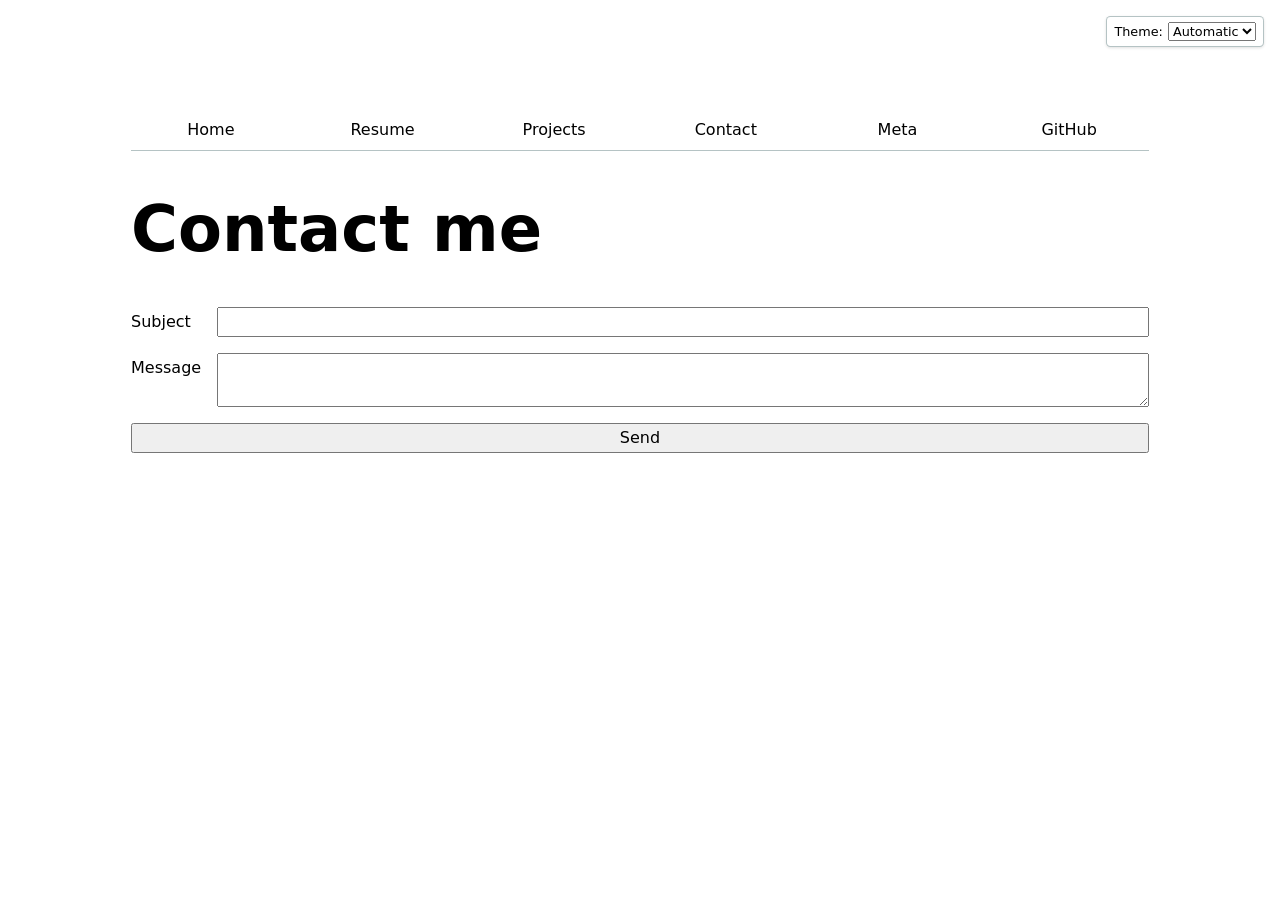
<file: contact/index.html>
<!DOCTYPE html>
<html lang="en">
<head>
    <meta charset="UTF-8">
    <meta name="viewport" content="width=device-width, initial-scale=1.0">
    <title>Contact</title>
    <link rel="stylesheet" href="../style.css">
</head>
<body>
    <h1>Contact me</h1>

    <form action="mailto:roman.respicio05@gmail.com" method="get">
        <label for="subject">Subject</label>
        <input id="subject" name="subject">

        <label for="body">Message</label>
        <textarea id="body" name="body"></textarea>

        <button type="submit">Send</button>
    </form>
    <script src="../global.js" type="module"></script>
</body>
</html>
</file>
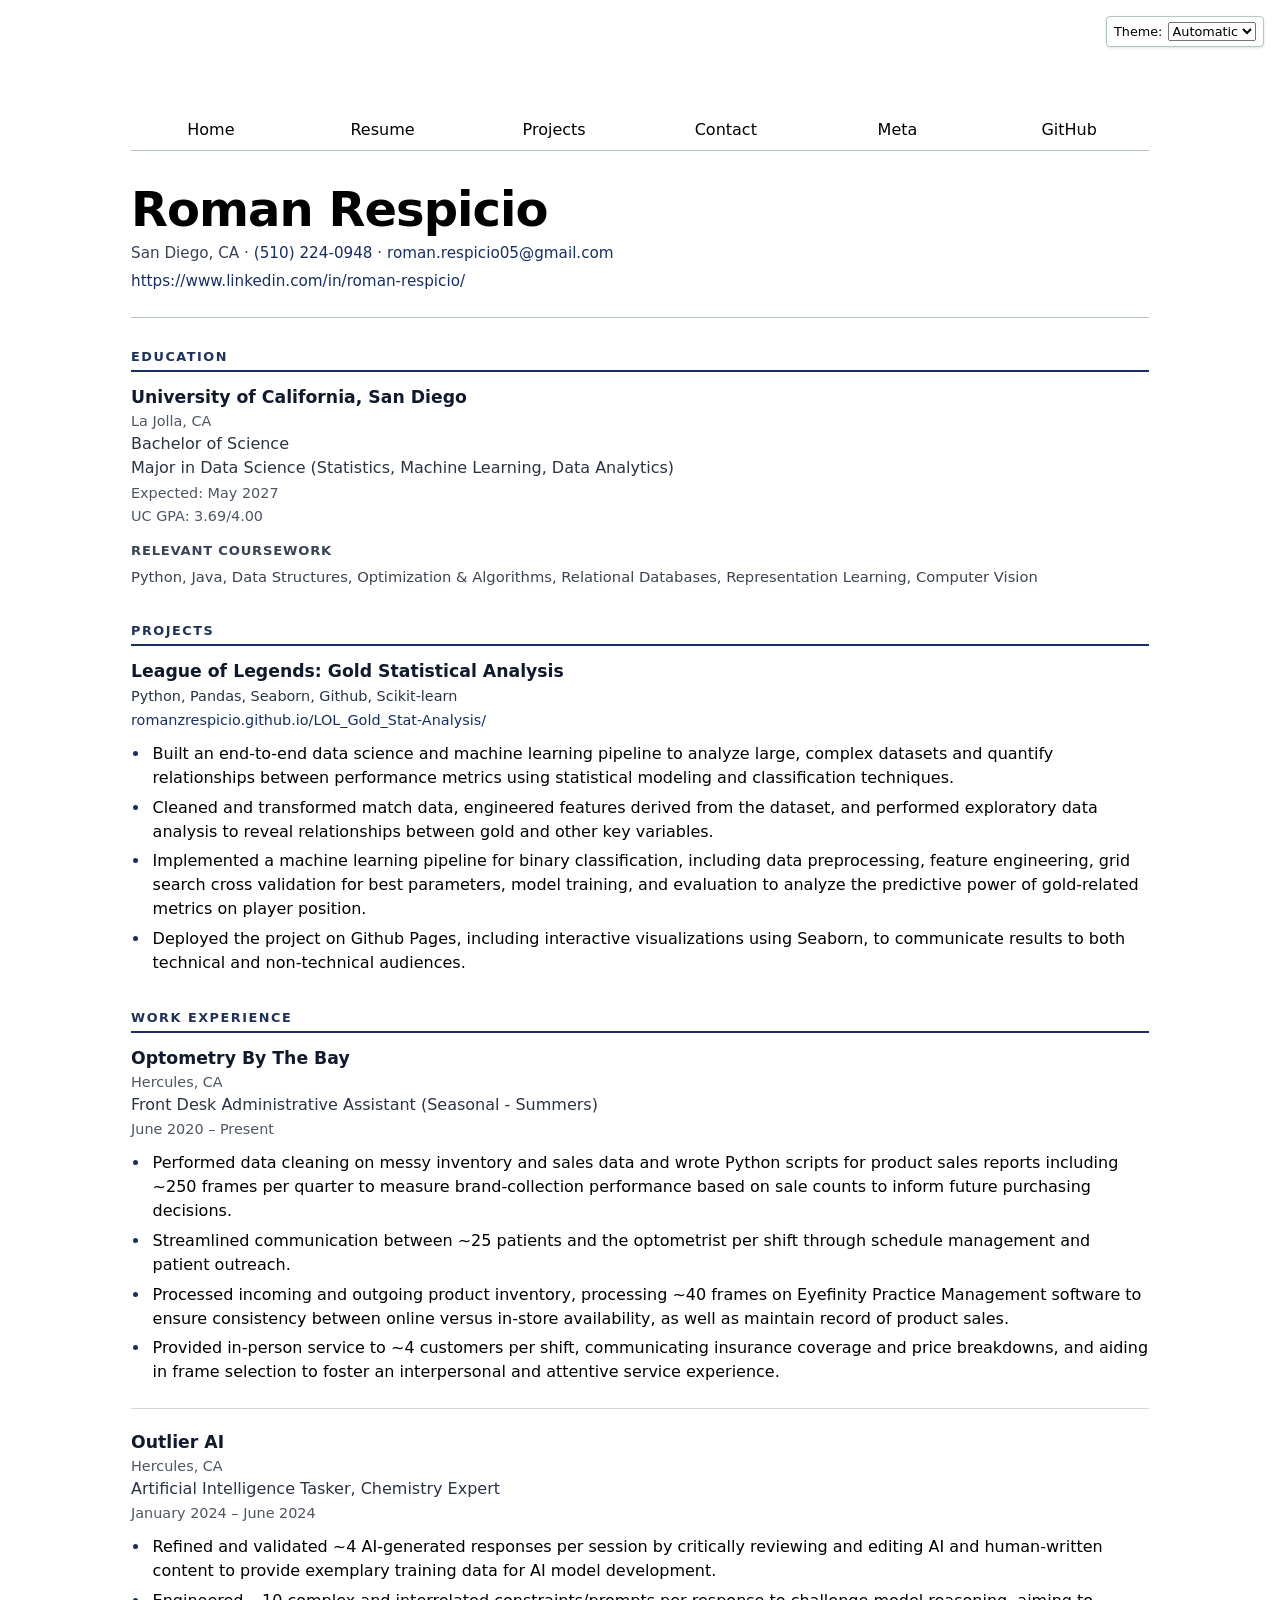
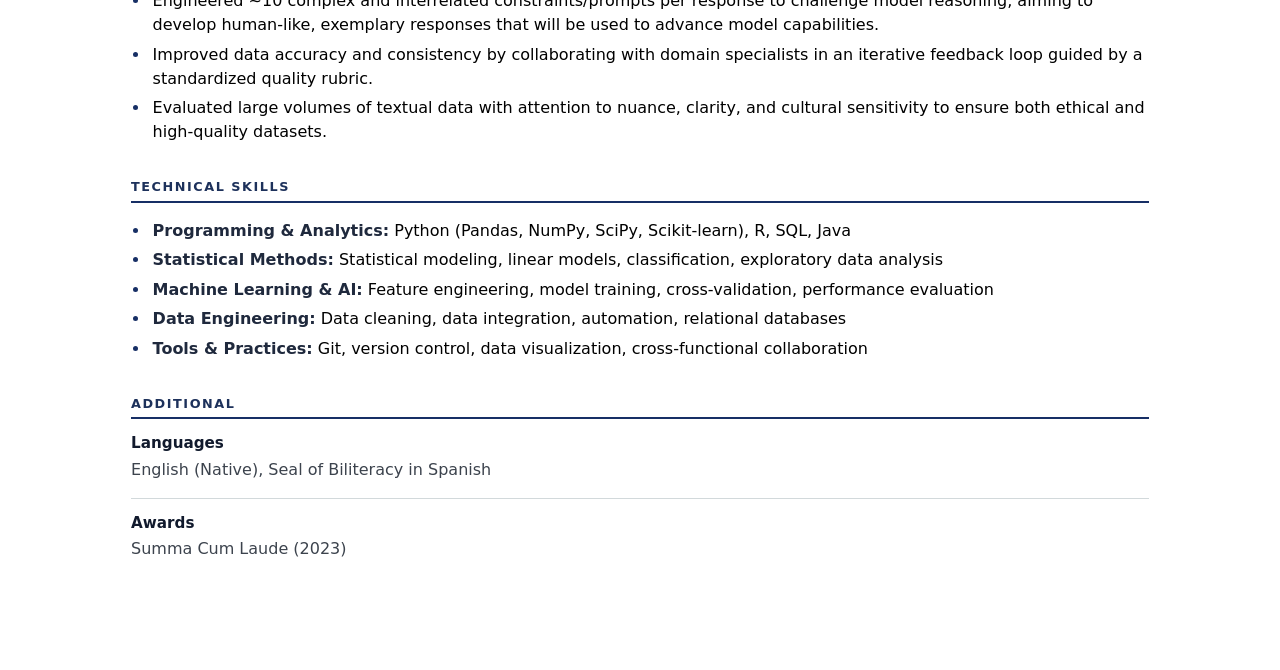
<file: resume/index.html>
<!DOCTYPE html>
<html lang="en">
<head>
    <meta charset="UTF-8">
    <meta name="viewport" content="width=device-width, initial-scale=1.0">
    <title>Resume — Roman Respicio</title>
    <link rel="stylesheet" href="../style.css">
</head>

<body class="resume">
    <main class="resume-main">
        <header class="resume-header">
            <h1>Roman Respicio</h1>
            <p class="resume-contact">San Diego, CA · <a href="tel:+15102240948">(510) 224-0948</a> · <a href="mailto:roman.respicio05@gmail.com">roman.respicio05@gmail.com</a></p>
            <p class="resume-links"><a href="https://www.linkedin.com/in/roman-respicio/" target="_blank" rel="noopener noreferrer">https://www.linkedin.com/in/roman-respicio/</a></p>
        </header>

        <section class="resume-section">
            <h2>Education</h2>

            <article class="resume-entry">
                <h3>University of California, San Diego</h3>
                <p class="resume-meta">La Jolla, CA</p>
                <p class="resume-role">Bachelor of Science</p>
                <p class="resume-role">Major in Data Science (Statistics, Machine Learning, Data Analytics)</p>
                <p class="resume-meta">Expected: <time datetime="2027-05">May 2027</time></p>
                <p class="resume-meta">UC GPA: 3.69/4.00</p>

                <h4>Relevant coursework</h4>
                <p class="resume-coursework">Python, Java, Data Structures, Optimization &amp; Algorithms, Relational Databases, Representation Learning, Computer Vision</p>
            </article>
        </section>

        <section class="resume-section">
            <h2>Projects</h2>

            <article class="resume-entry">
                <h3>League of Legends: Gold Statistical Analysis</h3>
                <p class="resume-skills-inline">Python, Pandas, Seaborn, Github, Scikit-learn</p>
                <p class="resume-meta"><a href="https://romanzrespicio.github.io/LOL_Gold_Stat-Analysis/">romanzrespicio.github.io/LOL_Gold_Stat-Analysis/</a></p>

                <ul>
                    <li>Built an end-to-end data science and machine learning pipeline to analyze large, complex datasets and quantify relationships between performance metrics using statistical modeling and classification techniques.</li>
                    <li>Cleaned and transformed match data, engineered features derived from the dataset, and performed exploratory data analysis to reveal relationships between gold and other key variables.</li>
                    <li>Implemented a machine learning pipeline for binary classification, including data preprocessing, feature engineering, grid search cross validation for best parameters, model training, and evaluation to analyze the predictive power of gold-related metrics on player position.</li>
                    <li>Deployed the project on Github Pages, including interactive visualizations using Seaborn, to communicate results to both technical and non-technical audiences.</li>
                </ul>
            </article>
        </section>

        <section class="resume-section">
            <h2>Work experience</h2>

            <article class="resume-entry">
                <h3>Optometry By The Bay</h3>
                <p class="resume-meta">Hercules, CA</p>
                <p class="resume-role">Front Desk Administrative Assistant (Seasonal - Summers)</p>
                <p class="resume-meta"><time datetime="2020-06">June 2020</time> – Present</p>

                <ul>
                    <li>Performed data cleaning on messy inventory and sales data and wrote Python scripts for product sales reports including ~250 frames per quarter to measure brand-collection performance based on sale counts to inform future purchasing decisions.</li>
                    <li>Streamlined communication between ~25 patients and the optometrist per shift through schedule management and patient outreach.</li>
                    <li>Processed incoming and outgoing product inventory, processing ~40 frames on Eyefinity Practice Management software to ensure consistency between online versus in-store availability, as well as maintain record of product sales.</li>
                    <li>Provided in-person service to ~4 customers per shift, communicating insurance coverage and price breakdowns, and aiding in frame selection to foster an interpersonal and attentive service experience.</li>
                </ul>
            </article>

            <article class="resume-entry">
                <h3>Outlier AI</h3>
                <p class="resume-meta">Hercules, CA</p>
                <p class="resume-role">Artificial Intelligence Tasker, Chemistry Expert</p>
                <p class="resume-meta"><time datetime="2024-01">January 2024</time> – <time datetime="2024-06">June 2024</time></p>

                <ul>
                    <li>Refined and validated ~4 AI-generated responses per session by critically reviewing and editing AI and human-written content to provide exemplary training data for AI model development.</li>
                    <li>Engineered ~10 complex and interrelated constraints/prompts per response to challenge model reasoning, aiming to develop human-like, exemplary responses that will be used to advance model capabilities.</li>
                    <li>Improved data accuracy and consistency by collaborating with domain specialists in an iterative feedback loop guided by a standardized quality rubric.</li>
                    <li>Evaluated large volumes of textual data with attention to nuance, clarity, and cultural sensitivity to ensure both ethical and high-quality datasets.</li>
                </ul>
            </article>
        </section>

        <section class="resume-section">
            <h2>Technical skills</h2>

            <ul class="resume-skills resume-skills--detailed">
                <li><strong>Programming &amp; Analytics:</strong> Python (Pandas, NumPy, SciPy, Scikit-learn), R, SQL, Java</li>
                <li><strong>Statistical Methods:</strong> Statistical modeling, linear models, classification, exploratory data analysis</li>
                <li><strong>Machine Learning &amp; AI:</strong> Feature engineering, model training, cross-validation, performance evaluation</li>
                <li><strong>Data Engineering:</strong> Data cleaning, data integration, automation, relational databases</li>
                <li><strong>Tools &amp; Practices:</strong> Git, version control, data visualization, cross-functional collaboration</li>
            </ul>
        </section>

        <section class="resume-section">
            <h2>Additional</h2>

            <article class="resume-entry resume-entry--compact">
                <h3>Languages</h3>
                <p>English (Native), Seal of Biliteracy in Spanish</p>
            </article>

            <article class="resume-entry resume-entry--compact">
                <h3>Awards</h3>
                <p>Summa Cum Laude (2023)</p>
            </article>
        </section>
    </main>
    <script src="../global.js" type="module"></script>
</body>
</html>
</file>
<file: style.css>
:root {
  color-scheme: light dark;
  --color-accent: oklch(32% 0.1 264);
  --border-color: oklch(50% 10% 200 / 40%);
}

html {
  accent-color: var(--color-accent);
}

label.color-scheme {
  position: fixed;
  top: max(1rem, env(safe-area-inset-top));
  right: max(1rem, env(safe-area-inset-right));
  left: auto;
  z-index: 1000;
  width: max-content;
  max-width: calc(100vw - 2rem);
  display: inline-flex;
  align-items: center;
  gap: 0.4em;
  padding: 0.4em 0.55em;
  font-size: 80%;
  color: canvastext;
  background-color: canvas;
  border: 1px solid var(--border-color);
  border-radius: 0.35em;
  box-shadow: 0 1px 3px rgb(0 0 0 / 12%);
}

label.color-scheme select {
  font: inherit;
  color: inherit;
  max-width: 12rem;
}

body {
  /* Set line height to 1.5 times the font size
	   and use the OS’s UI font as the website font
	 */
  font: 100%/1.5 system-ui;
  max-width: 100ch;
  margin-inline: auto;
  padding: 10ch;
}

/* Home: headshot matches the same content width as paragraphs */
body > img {
  display: block;
  width: 100%;
  max-width: 100%;
  height: auto;
}

h1,
h2,
h3,
h4,
h5,
h6 {
  line-height: 1.1;
  text-wrap: balance;
}

h1 {
  font-size: 400%;
}

nav {
  display: flex;
  gap: 0.75rem;
  margin-bottom: 2rem;
  border-bottom: 1px solid var(--border-color);
}

nav ul,
nav li {
  display: contents;
}

nav a {
  flex: 1;
  text-align: center;
  padding: 0.5em;
  text-decoration: none;
  color: inherit;
}

nav a.current {
  font-weight: 650;
  border-bottom: 0.4em solid var(--color-accent);
  padding-bottom: 0.1em;
}

/* After .current so hover wins; canvas tracks scheme (Automatic / Light / Dark) */
nav a:hover,
nav a:focus-visible,
nav a.current:hover {
  border-bottom: 0.4em solid var(--color-accent);
  padding-bottom: 0.1em;
  background-color: color-mix(in oklch, var(--color-accent), canvas 85%);
  color: canvastext;
}

/* Step 3: contact form layout */
form {
  display: grid;
  grid-template-columns: auto 1fr;
  gap: 1em;
  align-items: baseline;
}

form label {
  display: block;
  margin: 0;
}

form input,
form textarea,
form button {
  font: inherit;
  display: block;
  width: 100%;
  box-sizing: border-box;
}

form button {
  grid-column: 1 / -1;
}

/* Projects page: pie + legend (compresses in-row, then stacks) */
.projects-page .projects-title {
  margin-bottom: 0.15em;
}

/* Lab Step 4: project search */
.projects-page .searchBar {
  box-sizing: border-box;
  width: 100%;
  max-width: 100%;
  margin: 0 0 1.25rem;
  padding: 0.6rem 0.85rem;
  font: inherit;
  color: canvastext;
  background-color: canvas;
  border: 1px solid var(--border-color);
  border-radius: 0.45em;
}

.projects-page .searchBar::placeholder {
  color: color-mix(in oklch, canvastext, canvas 45%);
}

.projects-page .searchBar:focus {
  outline: 2px solid color-mix(in oklch, var(--color-accent), transparent 35%);
  outline-offset: 2px;
}

@media (max-width: 40rem) {
  body.projects-page {
    padding-inline: max(1rem, 4vw);
    padding-block: clamp(1.75rem, 6vw, 3.5rem);
  }

  body.projects-page h1 {
    font-size: clamp(2.25rem, 10vw, 3.75rem);
  }
}

/* Chart strip is the query container so `cqi` tracks available width (like the lab resize demo) */
.projects-page .container {
  container-type: inline-size;
  container-name: chart-legend;
  display: flex;
  flex-wrap: wrap;
  align-items: center;
  justify-content: center;
  gap: clamp(0.5rem, 2.5cqi, 2rem);
  margin-block: clamp(0.85rem, 2.5cqi, 2rem);
  width: 100%;
  max-width: 100%;
  min-width: 0;
}

/* Row: pie shrinks with strip width; legend flexes and tightens its grid */
.projects-page #projects-plot,
.projects-page #projects-pie-plot {
  display: block;
  width: clamp(8.75rem, 36cqi, 18rem);
  max-width: min(18rem, 46%);
  height: auto;
  aspect-ratio: 1 / 1;
  margin: 0;
  overflow: visible;
  flex: 0 1 auto;
  min-width: 0;
  filter: drop-shadow(0 2px 8px rgb(0 0 0 / 8%));
}

/* Lab Step 5.1: wedge hover (only dim when a slice is hovered, not empty SVG space) */
.projects-page #projects-plot:has(path:hover) path:not(:hover),
.projects-page #projects-pie-plot:has(path:hover) path:not(:hover) {
  opacity: 0.5;
}

.projects-page #projects-plot path,
.projects-page #projects-pie-plot path {
  cursor: pointer;
  transition:
    opacity 0.3s ease,
    fill 0.25s ease;
}

/* Lab Step 5.2: selected wedge + legend */
.projects-page #projects-plot path.selected,
.projects-page #projects-pie-plot path.selected {
  --color: oklch(60% 45% 0) !important;
  fill: var(--color);
}

.projects-page .legend .legend-item.selected {
  font-weight: 650;
  background-color: color-mix(in oklch, oklch(60% 45% 0), canvas 88%);
  border-radius: 0.25em;
}

.projects-page .legend .legend-item.selected .swatch {
  background-color: oklch(60% 45% 0) !important;
}

/* Legend panel */
.projects-page .container .legend {
  list-style: none;
  margin: 0;
  padding: clamp(0.55rem, 1.8cqi, 1rem) clamp(0.6rem, 2cqi, 1.2rem);
  border: 1px solid color-mix(in oklch, var(--border-color), transparent 15%);
  border-radius: 0.5rem;
  background-color: color-mix(in oklch, canvas, canvastext 2.5%);
  box-shadow:
    0 1px 2px rgb(0 0 0 / 5%),
    0 4px 14px rgb(0 0 0 / 4%);
  display: grid;
  row-gap: 0.45em;
  column-gap: clamp(0.45rem, 1.8cqi, 0.85rem);
  grid-template-columns: repeat(auto-fill, minmax(min(6.75em, 100%), 1fr));
  font: inherit;
  font-size: clamp(0.75rem, 0.9cqi + 0.68rem, 0.9rem);
  line-height: 1.3;
  flex: 1 1 12rem;
  min-width: 0;
  max-width: 100%;
  align-content: start;
}

@container chart-legend (max-width: 26rem) {
  .projects-page .container {
    flex-direction: column;
    align-items: stretch;
    gap: clamp(0.75rem, 3cqi, 1.25rem);
  }

  .projects-page #projects-plot,
  .projects-page #projects-pie-plot {
    width: min(16rem, 88cqi);
    max-width: 100%;
    align-self: center;
  }

  .projects-page .container .legend {
    flex: none;
    width: 100%;
    max-width: min(22rem, 100%);
    margin-inline: auto;
    grid-template-columns: repeat(2, minmax(0, 1fr));
  }
}

.projects-page .legend .legend-item {
  display: flex;
  align-items: center;
  gap: 0.4em;
  min-width: 0;
  cursor: pointer;
}

.projects-page .legend .swatch {
  display: inline-block;
  flex: none;
  width: 0.72em;
  height: 0.72em;
  aspect-ratio: 1 / 1;
  border-radius: 50%;
  background-color: var(--color, canvastext);
  box-shadow:
    inset 0 0 0 1px color-mix(in oklch, canvastext, transparent 72%),
    0 0 0 1px color-mix(in oklch, canvas, transparent 40%);
}

.projects-page .legend em {
  font-family: inherit;
  font-style: italic;
  font-variant-numeric: lining-nums;
  font-weight: 500;
  color: color-mix(in oklch, canvastext, canvas 38%);
}

/* Fallback when container queries are unsupported */
@supports not (container-type: inline-size) {
  @media (max-width: 26rem) {
    .projects-page .container {
      flex-direction: column;
      align-items: stretch;
      gap: 1rem;
    }

    .projects-page #projects-plot,
    .projects-page #projects-pie-plot {
      width: min(16rem, 92vw);
      max-width: 100%;
      align-self: center;
    }

    .projects-page .container .legend {
      width: min(100%, 22rem);
      max-width: 100%;
      flex: none;
      margin-inline: auto;
      grid-template-columns: repeat(2, minmax(0, 1fr));
    }
  }

  @media (min-width: 26.01rem) {
    .projects-page #projects-plot,
    .projects-page #projects-pie-plot {
      width: clamp(8.75rem, 34vw, 18rem);
      max-width: 46%;
    }
  }
}

/* Step 4: projects grid + subgrid alignment */
.projects {
  display: grid;
  grid-template-columns: repeat(auto-fill, minmax(15em, 1fr));
  gap: 1em;
}

.projects article {
  display: grid;
  grid-template-rows: subgrid;
  grid-row: span 3;
}

.projects article h2 {
  margin: 0;
}

.projects article img {
  max-width: 100%;
  height: auto;
  border: 4px solid var(--color-accent);
  border-radius: 0;
  box-sizing: border-box;
}

.projects article .project-body {
  min-width: 0;
}

.projects article .project-body > p:first-of-type {
  margin: 0;
}

.projects article .project-year {
  margin: 0.65rem 0 0;
  font-family:
    system-ui,
    -apple-system,
    'Segoe UI',
    Roboto,
    'Helvetica Neue',
    Arial,
    sans-serif;
  font-size: 0.8125rem;
  font-weight: 600;
  font-variant-numeric: lining-nums;
  letter-spacing: 0.06em;
  color: oklch(42% 0.03 264);
}

.projects article .project-year__label {
  font-weight: 500;
  letter-spacing: 0.12em;
  text-transform: lowercase;
  color: oklch(48% 0.02 264);
}

.projects article .project-year__num {
  font-weight: 700;
  letter-spacing: 0.04em;
}

/* Step 3: GitHub stats layout (4-column, not stacked) */
#profile-stats dl {
  margin: 0;
  display: grid;
  grid-template-columns: repeat(4, 1fr);
  gap: 0.25rem 1.5rem;
  align-items: start;
}

#profile-stats dt {
  grid-row: 1;
  font-size: 0.72rem;
  letter-spacing: 0.12em;
  text-transform: uppercase;
  color: color-mix(in oklch, canvastext, canvas 40%);
}

#profile-stats dd {
  grid-row: 2;
  margin: 0;
  font-size: 2.15rem;
  font-weight: 650;
  letter-spacing: -0.02em;
  font-variant-numeric: tabular-nums;
}

/* Resume page */
body.resume .resume-main {
  max-width: 100%;
}

body.resume .resume-header {
  margin-bottom: 2rem;
  padding-bottom: 1.5rem;
  border-bottom: 1px solid var(--border-color);
}

body.resume .resume-header h1 {
  font-size: clamp(2rem, 5.5vw, 3rem);
  font-weight: 650;
  letter-spacing: -0.02em;
  margin: 0 0 0.4rem;
}

body.resume .resume-contact,
body.resume .resume-links {
  margin: 0.35em 0 0;
  color: oklch(38% 0.03 264);
  font-size: 0.95rem;
}

body.resume .resume-header a {
  color: var(--color-accent);
  text-decoration: none;
}

body.resume .resume-header a:hover {
  text-decoration: underline;
}

body.resume .resume-links a {
  overflow-wrap: anywhere;
}

body.resume .resume-section {
  margin-top: 2.25rem;
}

body.resume .resume-section:first-of-type {
  margin-top: 0;
}

body.resume .resume-section h2 {
  font-size: 0.8rem;
  font-weight: 700;
  letter-spacing: 0.12em;
  text-transform: uppercase;
  color: oklch(32% 0.08 264);
  margin: 0 0 1rem;
  padding-bottom: 0.4rem;
  border-bottom: 2px solid var(--color-accent);
}

body.resume .resume-entry {
  margin: 0;
}

body.resume .resume-entry + .resume-entry {
  margin-top: 1.5rem;
  padding-top: 1.5rem;
  border-top: 1px solid oklch(88% 2% 220);
}

body.resume .resume-entry--compact + .resume-entry--compact {
  margin-top: 1rem;
  padding-top: 1rem;
}

body.resume .resume-entry h3 {
  font-size: 1.08rem;
  font-weight: 650;
  margin: 0 0 0.2em;
  color: oklch(22% 0.04 264);
}

body.resume .resume-role {
  margin: 0;
  font-weight: 500;
  color: oklch(32% 0.03 264);
}

body.resume .resume-meta {
  margin: 0.15em 0 0;
  font-size: 0.9rem;
  color: oklch(45% 0.02 260);
  font-variant-numeric: tabular-nums;
}

body.resume .resume-meta a {
  color: var(--color-accent);
  text-decoration: none;
  font-weight: 500;
  overflow-wrap: anywhere;
}

body.resume .resume-meta a:hover {
  text-decoration: underline;
}

body.resume .resume-skills-inline {
  margin: 0.35em 0 0;
  font-size: 0.9rem;
  font-weight: 500;
  color: oklch(32% 0.04 264);
}

body.resume .resume-coursework {
  margin: 0.5rem 0 0;
  font-size: 0.92rem;
  line-height: 1.45;
  color: oklch(38% 0.02 260);
}

body.resume .resume-skills--detailed strong {
  font-weight: 650;
  color: oklch(28% 0.04 264);
}

body.resume .resume-entry h4 {
  font-size: 0.82rem;
  font-weight: 650;
  text-transform: uppercase;
  letter-spacing: 0.06em;
  margin: 1rem 0 0.5rem;
  color: oklch(38% 0.04 264);
}

body.resume .resume-entry ul,
body.resume .resume-skills {
  margin: 0.65rem 0 0;
  padding-left: 1.2rem;
}

body.resume .resume-entry li,
body.resume .resume-skills li {
  margin: 0.35em 0;
  padding-left: 0.15em;
}

body.resume .resume-entry li::marker,
body.resume .resume-skills li::marker {
  color: var(--color-accent);
}

body.resume .resume-entry--compact h3 {
  font-size: 0.95rem;
  margin-bottom: 0.35em;
}

body.resume .resume-entry--compact p {
  margin: 0;
  color: oklch(38% 0.02 260);
}

/* Meta page: summary stats */
dl.stats {
  display: grid;
  grid-auto-flow: column;
  grid-auto-columns: minmax(6.5rem, 1fr);
  grid-template-rows: auto auto;
  gap: 0.35rem 1rem;
  align-items: baseline;
  margin-block: 2rem;
  padding: 1.25rem 0;
  border-block: 1px solid var(--border-color);
  overflow-x: auto;
}

dl.stats dt {
  grid-row: 1;
  margin: 0;
  font-size: 0.72rem;
  font-weight: 650;
  text-transform: uppercase;
  letter-spacing: 0.05em;
  color: oklch(42% 0.02 260);
}

dl.stats dd {
  grid-row: 2;
  margin: 0;
  font-size: clamp(1.1rem, 2.5vw, 1.45rem);
  font-weight: 700;
  font-variant-numeric: tabular-nums;
}

dl.stats abbr {
  text-decoration: none;
  border-bottom: 1px dotted var(--border-color);
  cursor: help;
}

/* Meta: commits scatter chart */
#chart {
  width: 100%;
  max-width: 100%;
  margin-block: 0.5rem 2rem;
}

#chart svg {
  display: block;
  width: 100%;
  height: auto;
}

.gridlines line {
  stroke: oklch(45% 0.02 260 / 22%);
  stroke-width: 1;
}

.gridlines path.domain {
  display: none;
}

#chart circle {
  cursor: pointer;
  transition: transform 200ms;
  transform-origin: center;
  transform-box: fill-box;
}

#chart circle:hover {
  transform: scale(1.5);
}

#chart circle.selected {
  fill: #ff6b6b !important;
}

@keyframes marching-ants {
  to {
    stroke-dashoffset: -8;
  }
}

#chart .selection {
  fill-opacity: 0.1;
  stroke: black;
  stroke-opacity: 0.7;
  stroke-dasharray: 5 3;
  animation: marching-ants 2s linear infinite;
}

#selection-count {
  margin: 0.75rem 0 0.25rem;
  font-weight: 600;
}

#language-breakdown {
  margin: 0 0 2rem;
}

/* Meta: commit tooltip */
dl.info {
  display: grid;
  grid-template-columns: auto 1fr;
  gap: 0.35rem 1rem;
  margin: 0;
  align-items: baseline;
  transition-duration: 500ms;
  transition-property: opacity, visibility;
}

dl.info dt {
  margin: 0;
  font-size: 0.78rem;
  font-weight: 600;
  text-transform: uppercase;
  letter-spacing: 0.04em;
  color: oklch(44% 0.02 260);
}

dl.info dd {
  margin: 0;
  font-size: 0.92rem;
}

dl.info[hidden]:not(:hover, :focus-within) {
  opacity: 0;
  visibility: hidden;
}

dl.info.tooltip {
  position: fixed;
  z-index: 1100;
  max-width: min(22rem, calc(100vw - 2rem));
  padding: 0.75rem 1rem;
  background-color: color-mix(in oklch, canvas 88%, white);
  border: 1px solid var(--border-color);
  border-radius: 0.45em;
  box-shadow: 0 4px 24px rgb(0 0 0 / 12%);
  backdrop-filter: blur(6px);
  pointer-events: none;
}

/* Meta: slider */
.slider-container label {
  display: flex;
  align-items: baseline;
  gap: 0.5em;
}

#commit-time {
  margin-left: auto;
}

/* Meta: circle entry transitions (Step 1.5) */
#chart circle {
  transition: all 200ms;
}

@starting-style {
  #chart circle {
    r: 0;
  }
}

/* Meta: scrollytelling layout (Step 3.1) */
#scrolly-1 {
  position: relative;
  display: flex;
  gap: 1rem;
}

#scrolly-1 > * {
  flex: 1;
}

#scatter-story {
  position: relative;
}

#scatter-plot {
  position: sticky;
  top: 0;
  left: 0;
  bottom: auto;
  height: 80vh;
}

.step {
  padding-bottom: 20vh;
}

/* Meta: files unit visualization (Step 2) */
#files {
  display: grid;
  grid-template-columns: 1fr 4fr;
  margin-block: 2rem;
}

#files > div {
  grid-column: 1 / -1;
  display: grid;
  grid-template-columns: subgrid;
}

#files dt {
  grid-column: 1;
  display: flex;
  flex-direction: column;
  gap: 0.2em;
}

#files dt small {
  font-size: 0.75em;
  color: oklch(50% 0.02 260);
}

#files dd {
  grid-column: 2;
  display: flex;
  flex-wrap: wrap;
  align-items: start;
  align-content: start;
  gap: 0.15em;
  padding-top: 0.6em;
  margin-left: 0;
}

.loc {
  width: 0.5em;
  aspect-ratio: 1;
  background: var(--color);
  border-radius: 50%;
  transition: width 300ms, opacity 300ms;
}

@starting-style {
  .loc {
    width: 0;
    opacity: 0;
  }
}
</file>
